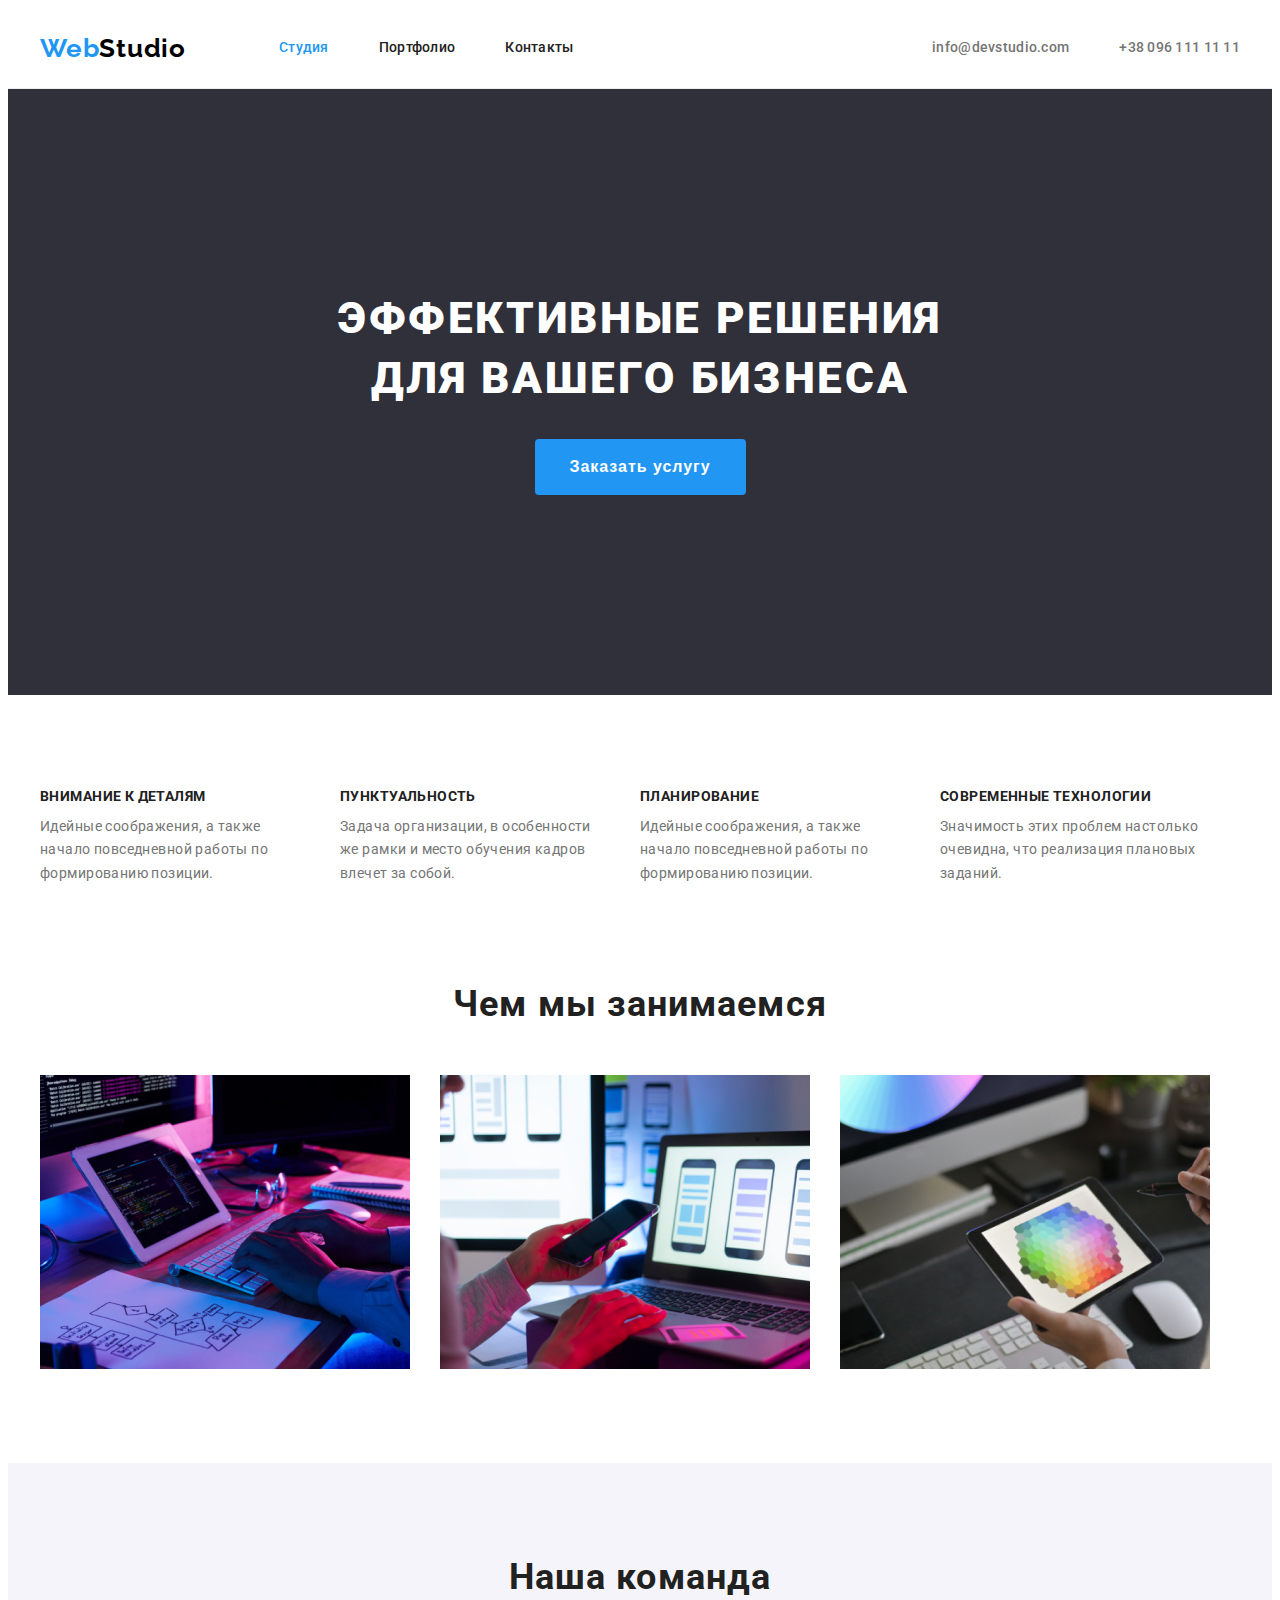
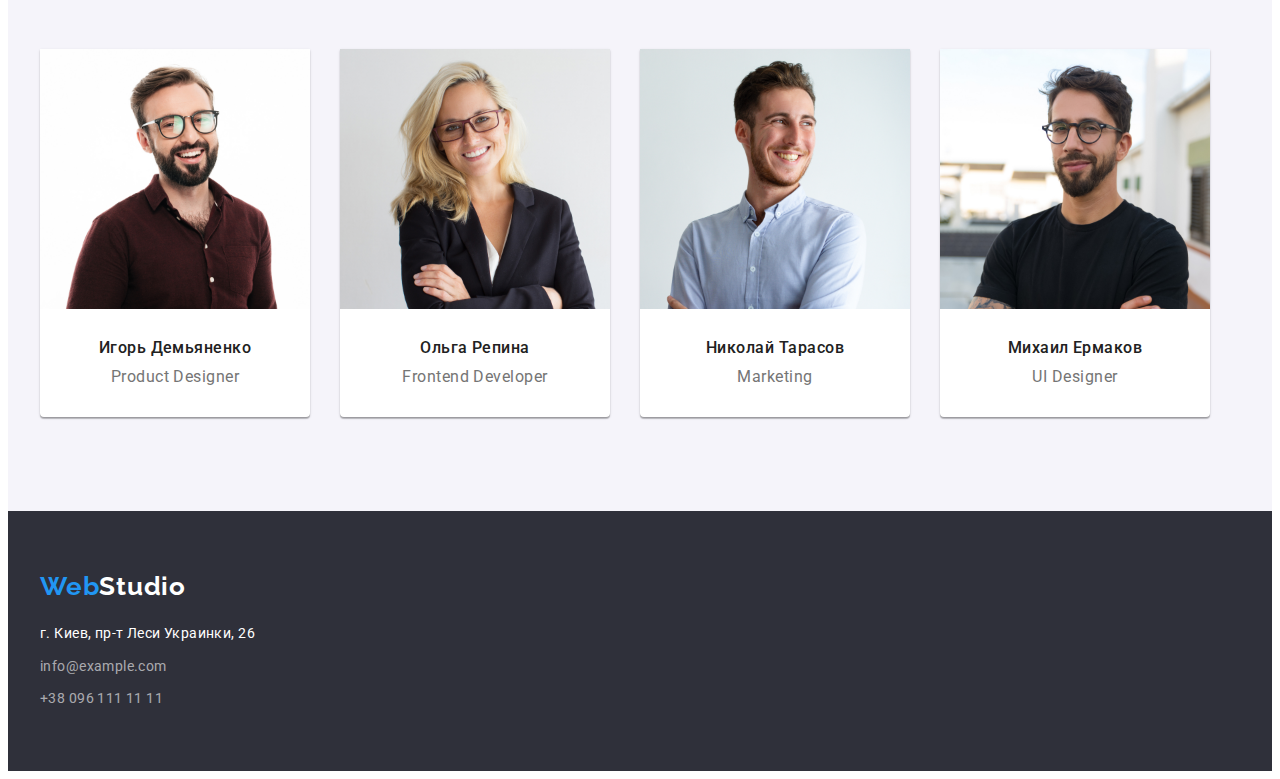
<file: index.html>
<!DOCTYPE html>
<html lang="ru">
<head>
    <meta charset="UTF-8">
    <meta http-equiv="X-UA-Compatible" content="IE=edge">
    <meta name="viewport" content="width=device-width, initial-scale=1.0">
    <link rel="stylesheet" href="https://cdnjs.cloudflare.com/ajax/libs/modern-normalize/1.1.0/modern-normalize.min.css"
        integrity="sha512-wpPYUAdjBVSE4KJnH1VR1HeZfpl1ub8YT/NKx4PuQ5NmX2tKuGu6U/JRp5y+Y8XG2tV+wKQpNHVUX03MfMFn9Q=="
        crossorigin="anonymous" referrerpolicy="no-referrer" />
    <link rel="preconnect" href="https://fonts.googleapis.com">
    <link rel="preconnect" href="https://fonts.gstatic.com" crossorigin>
    <link href="https://fonts.googleapis.com/css2?family=Raleway:wght@700&family=Roboto:wght@400;500;700;900&display=swap"
        rel="stylesheet">
    <link rel="stylesheet" href="./css/styles.css">
    <title>WebStudio</title>
</head>
<body class="body">
<header class="page-header">
    <div class="container header-container">
        <a class="link link-logo" href="#" lang="en">Web<span class="link-logo-black">Studio</span></a>
        <nav>
            <ul class="list nav-container">
                <li class="nav-item">
                    <a class="link curent menu-nav" href="./index.html">Студия</a>
                </li>
                <li class="nav-item">
                    <a class="link menu-nav" href="./portfolio.html">Портфолио</a>
                </li>
                <li class="nav-item">
                    <a class="link menu-nav" href="#">Контакты</a>
                </li>
            </ul>
        </nav>   
            <ul class="list contact-container">
                <li class="header-mail">
                    <a class="link mail" href="mailto:info@devstudio.com">info@devstudio.com</a>
                </li>
                <li>
                    <a class="link tel" href="tel:+380961111111">+38 096 111 11 11</a>
                </li>
            </ul>
    </div>
</header>
        <!--Главная-->
    <main>
        <section class="main-section">
            <div class="container">
                <h1 class="main-title">Эффективные решения для вашего бизнеса</h1>
                <button class="main-button" type="button">Заказать услугу</button>
            </div>           
        </section>
        <!--Приемущества-->
        <section class="skills-section">
            <div class="container">
            <ul class="list skills-container">
                <li class="skills-item">
                    <h3 class="title-skills">Внимание к деталям</h3>
                    <p class="skills">Идейные соображения, а также начало повседневной работы по формированию позиции.</p>
                </li>
                <li class="skills-item">
                    <h3 class="title-skills">Пунктуальность</h3>
                    <p class="skills">Задача организации, в особенности же рамки и место обучения кадров влечет за собой.</p>
                </li>
                <li class="skills-item">
                    <h3 class="title-skills">Планирование</h3>
                    <p class="skills">Идейные соображения, а также начало повседневной работы по формированию позиции.</p>
                </li>
                <li class="skills-item">
                    <h3 class="title-skills">Современные технологии</h3>
                    <p class="skills">Значимость этих проблем настолько очевидна, что реализация плановых заданий.</p>
                </li>
            </ul>
        </div>
            
        </section>
        <!--Деятельность-->
        <section class="work-section">
            <div class="container">
                <h2 class="work-title">Чем мы занимаемся</h2>
            <ul class="list work-container">
                <li class="work-card">
                    <img src="./html/images/website.jpg" alt="Разработка дизайна сайта" width="370" height="294">
                </li>
                <li class="work-card">
                    <img src="./html/images/app.jpg" alt="Разработка мобильного приложения" width="370" height="294">
                </li>
                <li class="work-card">
                    <img src="./html/images/tab.jpg" alt="Планшет с палитрой цветов" width="370" height="294">
                </li>
            </ul>
        </div>      
        </section>
        <!--Наша команда-->
        <section class="team-seaction">
            <div class="container">
                <h2 class="title-team">Наша команда</h2>
                
                    <ul class="list team-container">
                    <li class="team-img">
                        <img src="./html/images/team/igor-demyanenko.jpg" alt="Изображение дизайнера" width="270" height="260">
                        <div class="div-img">
                            <h3 class="title-team-img">Игорь Демьяненко</h3>
                            <p class="desc-team-img">Product Designer</p>
                        </div>   
                    </li>
                    <li class="team-img">
                        <img src="./html/images/team/olga-repina.jpg" alt="Изображение разработчика" width="270" height="260">
                        <div class="div-img">
                            <h3 class="title-team-img">Ольга Репина</h3>
                            <p class="desc-team-img">Frontend Developer</p>
                        </div>
                    </li>
                    <li class="team-img">
                        <img src="./html/images/team/nic-tarasov.jpg" alt="Изображение маркетолога" width="270" height="260">
                        <div class="div-img">
                            <h3 class="title-team-img">Николай Тарасов</h3>
                            <p class="desc-team-img">Marketing</p>
                        </div>
                    </li>
                    <li class="team-img">
                        <img src="./html/images/team//mih-ermakov.jpg" alt="Изображение дизайнера интерфейса" width="270" height="260">
                        <div class="div-img">
                            <h3 class="title-team-img">Михаил Ермаков</h3>
                            <p class="desc-team-img">UI Designer</p>
                    </div>
                        
                    </li>
                </ul>   
        </div>   
        </section>
    </main>
    <!--Контактная информация-->
    <footer class="foter-section">
        <div class="container">
            <a class="link link-logo logo-footer" href="#" lang="en">Web<span class="link-logo-white">Studio</span></a>
            <address>
                <ul class="list">
                    <li class="list-footer">
                        <a class="link fotter-address" href="#" target="_blank" rel="noopener noreferrer">г. Киев, пр-т Леси
                                Украинки, 26</a>
                    </li>
                    <li class="list-footer">
                        <a class="link fotter-mail" href="mailto:info@example.com">info@example.com</a>
                    </li>
                    <li class="list-footer">
                        <a class="link fotter-tel" href="tel:+380961111111">+38 096 111 11 11</a>
                    </li>
                </ul>
            </address>        
    </div>       
    </footer>
</body>
</html>
</file>
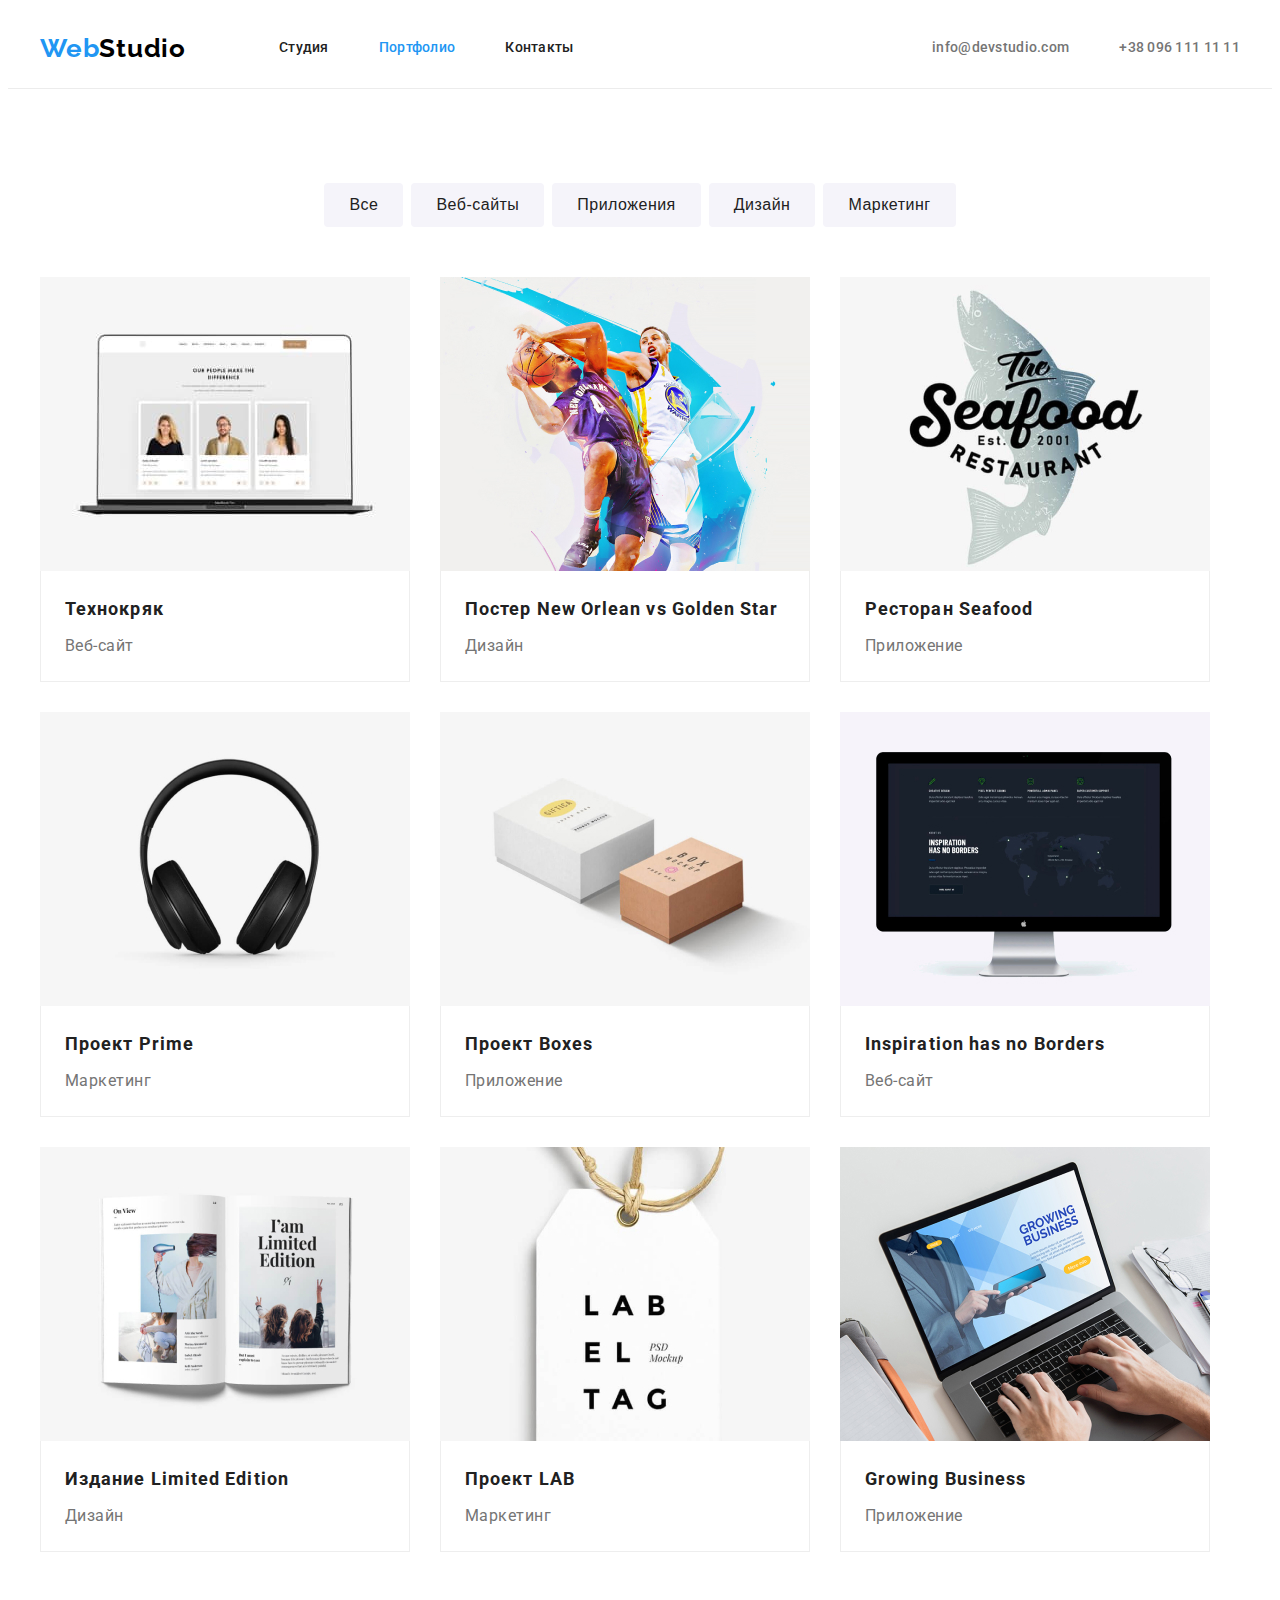
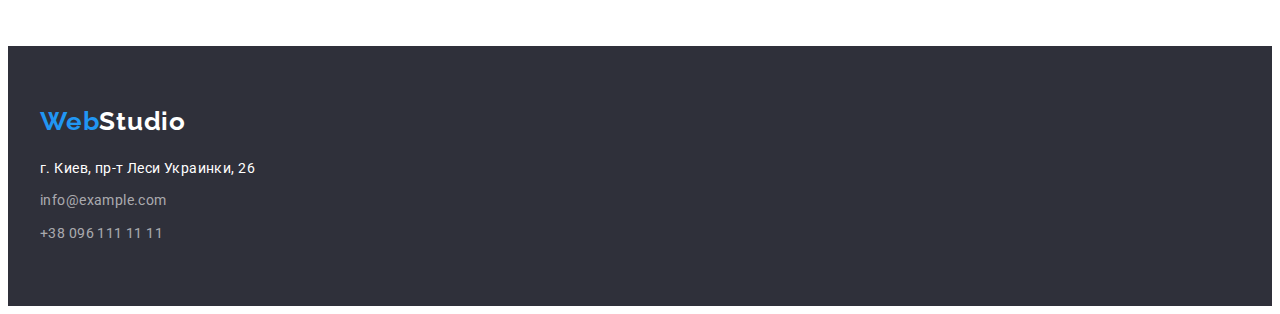
<file: portfolio.html>
<!DOCTYPE html>
<html lang="ru">
<head>
    <meta charset="UTF-8">
    <meta http-equiv="X-UA-Compatible" content="IE=edge">
    <meta name="viewport" content="width=device-width, initial-scale=1.0">
    <link rel="stylesheet" href="https://cdnjs.cloudflare.com/ajax/libs/modern-normalize/1.1.0/modern-normalize.min.css"
        integrity="sha512-wpPYUAdjBVSE4KJnH1VR1HeZfpl1ub8YT/NKx4PuQ5NmX2tKuGu6U/JRp5y+Y8XG2tV+wKQpNHVUX03MfMFn9Q=="
        crossorigin="anonymous" referrerpolicy="no-referrer" />
    <link rel="preconnect" href="https://fonts.googleapis.com">
    <link rel="preconnect" href="https://fonts.gstatic.com" crossorigin>
    <link href="https://fonts.googleapis.com/css2?family=Raleway:wght@700&family=Roboto:wght@400;500;700;900&display=swap"
        rel="stylesheet">
    <link rel="stylesheet" href="./css/styles.css">
    <title>Portfolio</title>
</head>
<body class="body">
    <header class="page-header portfolio-header">
        <div class="container header-container">
            <a class="link link-logo" href="#" lang="en">Web<span class="link-logo-black">Studio</span></a>
            <nav>
                <ul class="list nav-container">
                    <li class="nav-item">
                        <a class="link menu-nav" href="./index.html">Студия</a>
                    </li>
                    <li class="nav-item">
                        <a class="link curent menu-nav" href="./portfolio.html">Портфолио</a>
                    </li>
                    <li class="nav-item">
                        <a class="link menu-nav" href="#">Контакты</a>
                    </li>
                </ul>
            </nav>
            <ul class="list contact-container">
                <li class="header-mail">
                    <a class="link mail" href="mailto:info@devstudio.com">info@devstudio.com</a>
                </li>
                <li>
                    <a class="link tel" href="tel:+380961111111">+38 096 111 11 11</a>
                </li>
            </ul>
        </div>
    </header>
    <main>
        <!--Навигация-->
        <section class="btn-section">
            <div class="container">
                <ul class="list portfolio-button-container">
                    <li class=" portfolio-filter-button"><button class="filter-button" type="button">Все</button></li>
                    <li class=" portfolio-filter-button"><button class="filter-button" type="button">Веб-сайты</button></li>
                    <li class=" portfolio-filter-button"><button class="filter-button" type="button">Приложения</button></li>
                    <li class=" portfolio-filter-button"><button class="filter-button" type="button">Дизайн</button></li>
                    <li class=" portfolio-filter-button"><button class="filter-button" type="button">Маркетинг</button></li>
                </ul>
        <!--Проекты-->
            <ul class="list portfolio-projects-container">
                <li class="portfolio-projects-item">
                    <a class="link" href="#">
                        <img class="projects-img" src="./html/images/projects/1-web-tehnocryak.jpg" alt="Веб-сайт на ноутбуке"
                                    width="370">
                        <div class="div-projects">
                            <h2 class="title-projects">Технокряк</h2>
                            <p class="projects">Веб-сайт</p>
                        </div>               
                    </a>
                </li>
                <li class="portfolio-projects-item">
                    <a class="link" href="#">
                        <img class="projects-img" src="./html/images/projects/2-design-poster.jpg" alt="Постер игроков" width="370">
                        <div class="div-projects">
                        <h2 class="title-projects">Постер New Orlean vs Golden Star</h2>
                        <p class="projects">Дизайн</p>
                        </div>
                    </a>
                </li>
                <li class="portfolio-projects-item">
                    <a class="link" href="#">
                        <img class="projects-img" src="./html/images/projects/3-app-restaurant.jpg" alt="Логотип ресторана"
                                    width="370">
                        <div class="div-projects">
                        <h2 class="title-projects">Ресторан Seafood</h2>
                        <p class="projects">Приложение</p>
                        </div>
                    </a>
                </li>
                <li class="portfolio-projects-item">
                    <a class="link" href="#">
                        <img class="projects-img" src="./html/images/projects/4-marketing-project-prime.jpg" alt="Наушники"
                                    width="370">
                        <div class="div-projects">
                        <h2 class="title-projects">Проект Prime</h2>
                        <p class="projects">Маркетинг</p>
                        </div>
                    </a>
                </li>
                <li class="portfolio-projects-item">
                    <a class="link" href="#">
                        <img class="projects-img" src="./html/images/projects/5-app-project-box.jpg" alt="Коробки" width="370">
                        <div class="div-projects">
                        <h2 class="title-projects">Проект Boxes</h2>
                        <p class="projects">Приложение</p>
                        </div>
                        </a>
                        </li>
                <li class="portfolio-projects-item">
                    <a class="link" href="#">
                        <img class="projects-img" src="./html/images/projects/6-web-inspiration.jpg" alt="Веб-сайт на мониторе"
                                    width="370">
                        <div class="div-projects">
                        <h2 class="title-projects">Inspiration has no Borders</h2>
                        <p class="projects">Веб-сайт</p>
                        </div>
                    </a>
                </li>
                <li class="portfolio-projects-item">
                    <a class="link" href="#">
                        <img class="projects-img" src="./html/images/projects/7-design-edition.jpg" alt="Книга" width="370">
                        <div class="div-projects">
                        <h2 class="title-projects">Издание Limited Edition</h2>
                        <p class="projects">Дизайн</p>
                        </div>
                    </a>
                </li>
                <li class="portfolio-projects-item">
                    <a class="link" href="#">
                        <img class="projects-img" src="./html/images/projects/8-marketing-project-lab.jpg" alt="Бирка" width="370">
                        <div class="div-projects">
                        <h2 class="title-projects">Проект LAB</h2>
                        <p class="projects">Маркетинг</p>
                        </div>
                    </a>
                </li>
                <li class="portfolio-projects-item">
                    <a class="link" href="#">
                        <img class="projects-img" src="./html/images/projects/9-app-project-growbis.jpg"
                                    alt="Приложение на ноутбуке" width="370">
                        <div class="div-projects">
                        <h2 class="title-projects">Growing Business</h2>
                        <p class="projects">Приложение</p>
                        </div>
                    </a>
                </li>
            </ul>
        </div>

        </section>
    </main>
<!--Контактная информация-->
<footer class="foter-section">
    <div class="container">
        <a class="link link-logo logo-footer" href="#" lang="en">Web<span class="link-logo-white">Studio</span></a>
        <address>
            <ul class="list">
                <li class="list-footer">
                    <a class="link fotter-address" href="#" target="_blank" rel="noopener noreferrer">г. Киев, пр-т Леси
                        Украинки, 26</a>
                </li>
                <li class="list-footer">
                    <a class="link fotter-mail" href="mailto:info@example.com">info@example.com</a>
                </li>
                <li class="list-footer">
                    <a class="link fotter-tel" href="tel:+380961111111">+38 096 111 11 11</a>
                </li>
            </ul>
        </address>
    </div>
</footer>
</body>
</html>
</file>
<file: css/styles.css>
:root {
    --hightlight-color: #2196F3;
    --second-hightlight-color: #FFFFFF;
    --description-color: #757575;
    --title-color: #212121;
}
h1,
h2,
h3,
h4,
h5,
h6,
p {
    margin-top: 0;
    margin-bottom: 0;
}

ul,
ol {
    margin-top: 0;
    margin-bottom: 0;
    padding-left: 0;
}

img {
    display: block;
}
.list {
    list-style: none;
}
.link {
    text-decoration: none;
}
.link:hover,
.link:focus {
    color: var(--hightlight-color);   
}
.main-button:hover,
.main-button:focus {
    background-color: #188CE8;
}
.curent.menu-nav {
    color: var(--hightlight-color);
}
body {
    font-family: 'Roboto', sans-serif;
    font-style: normal;
    color: var(--title-color);
}
.container {
    width: 1200px;
    padding-left: 15px;
    padding-right: 15px;
    margin-left: auto;
    margin-right: auto;

    

}
/*===HEADER===*/
.page-header {
    border-bottom: 1px solid #ECECEC;
}
.header-container {
    display: flex;
    align-items: center;
}
.nav-container {
    display: flex;
}
.contact-container {
    display: flex;
    margin-left: auto;
}
.nav-item:not(:last-child) {
    margin-right: 50px;
}
.link-logo {
    font-family: 'Raleway', sans-serif;
    font-weight: 700;
    font-size: 26px;
    line-height: 1.19;
    letter-spacing: 0.03em;
    color: #2196F3;
    /*text-shadow: 0px 4px 4px rgba(0, 0, 0, 0.25);*/
    
    display: block;
    margin-right: 93px;
}
.link-logo-black {
    font-family: 'Raleway', sans-serif;
    font-weight: 700;
    font-size: 26px;
    line-height: 1.19;
    letter-spacing: 0.03em;
    color: #000000;
    /*text-shadow: 0px 4px 4px rgba(0, 0, 0, 0.25);*/
}
.link-logo-white {
    font-family: 'Raleway';
    font-weight: 700;
    font-size: 26px;
    line-height: 1.19;
    letter-spacing: 0.03em;
    color: #FFFFFF;
}
.menu-nav {
    font-weight: 500;
    font-size: 14px;
    line-height: 1.14;
    letter-spacing: 0.02em;
    color: var(--title-color);
    
    display: block;
    padding-top: 32px;
    padding-bottom: 32px;

}
.header-mail {
    margin-right: 50px;
}
.mail {
    font-weight: 500;
    font-size: 14px;
    line-height: 1.14;
    letter-spacing: 0.02em;
    color: #757575;

    display: block;
    
}

.tel {
    font-weight: 500;
    font-size: 14px;
    line-height: 1.14;
    letter-spacing: 0.02em;
    color: #757575;

    display: block;   
}
/*===/HEADER===*/

/*===Главная===*/
.main-section {
    background: #2F303A;
    padding: 200px 0;
}
.main-title {
    font-weight: 900;
    font-size: 44px;
    line-height: 1.36;
    text-align: center;
    letter-spacing: 0.06em;
    text-transform: uppercase;
    color: var(--second-hightlight-color);
    margin: 0 auto 30px;
    max-width: 696px;
}
.main-button {
    font-weight: 700;
    font-size: 16px;
    line-height: 1.87;
    text-align: center;
    letter-spacing: 0.06em;
    color: var(--second-hightlight-color);
    background-color: var(--hightlight-color);
    cursor: pointer;
    min-width: 200px;
    min-height: 50px;

    padding: 10px 32px;
    border: solid var(--hightlight-color);
    border-radius: 4px;
    
    display: flex;
    justify-content: center;
    margin: 0 auto;
}
/*===/Главная==*/

/*===Приемущества===*/
.skills-section {
    padding-top: 94px;
    padding-bottom: 94px;
}
.skills-container {
    display: flex;
    
}
.title-skills {
    font-weight: 700;
    font-size: 14px;
    line-height: 1.14;
    letter-spacing: 0.03em;
    text-transform: uppercase;
    width: 270px;
    height: 16px;
    margin-bottom: 10px;
}
.skills {
    font-size: 14px;
    line-height: 1.71;
    letter-spacing: 0.03em;
    color: var(--description-color);
    width: 270px;
    height: 75px;
}
.skills-item:not(:last-child) {
    margin-right: 30px;
}
/*===/Приемущества===*/

/*===Деятельность===*/
.work-title {
    font-weight: 700;
    font-size: 36px;
    line-height: 1.16;
    text-align: center;
    letter-spacing: 0.03em;
    margin-bottom: 50px;
}
.work-section {
    padding-bottom: 94px;
}
.work-container {
    display: flex;
        
}
.work-card:not(:last-child) {
    margin-right: 30px;
}
/*===/Деятельность===*/

/*===Наша команда===*/
.team-seaction {
    background: #F5F4FA;
    padding-top: 94px;
    padding-bottom: 94px;
}
.team-container {
    display: flex;
    margin-top: 50px;

}
.title-team {
    font-weight: 700;
    font-size: 36px;
    line-height: 1.16;
    text-align: center;
    letter-spacing: 0.03em;

    
}

.div-img {
    padding: 30px 10px;
    
}
.title-team-img {
    font-weight: 500;
    font-size: 16px;
    line-height: 1.18;
    text-align: center;
    letter-spacing: 0.03em;
    margin-bottom: 10px;
}
.team-img:not(:last-child) {
    margin-right: 30px;
}
.team-img {
    background: #FFFFFF;
    box-shadow: 0px 1px 3px rgba(0, 0, 0, 0.12), 0px 1px 1px rgba(0, 0, 0, 0.14), 0px 2px 1px rgba(0, 0, 0, 0.2);
    border-radius: 0px 0px 4px 4px;
}
.desc-team-img {
    font-size: 16px;
    line-height: 1.18;
    text-align: center;
    letter-spacing: 0.03em;
    color: var(--description-color);
}
/*===/Наша команда===*/

/*===Footer===*/
.foter-section {
    background: #2F303A;
    padding: 60px 0;
}
.logo-footer {
    margin-bottom: 20px;
}
.list-footer:not(:last-child) {
    margin-bottom: 9px;
}
.fotter-address {
    font-size: 14px;
    line-height: 1.7;
    letter-spacing: 0.03em;
    color: #FFFFFF;
    font-style: normal;
}
.fotter-mail {
    font-size: 14px;
    line-height: 1.7;
    letter-spacing: 0.03em;
    color: rgba(255, 255, 255, 0.6);
    font-style: normal;
}
.fotter-tel {
    font-size: 14px;
    line-height: 1.7;
    letter-spacing: 0.03em;
    color: rgba(255, 255, 255, 0.6);
    font-style: normal;
}
/*===/Footer===*/


/*===PORTFOLIO===*/
/*===Навигация===*/
.btn-section {
    padding-top: 94px;
    padding-bottom: 94px;
}
.filter-button {
    font-style: normal;
    font-weight: 500;
    font-size: 16px;
    line-height: 1.62;
    text-align: center;
    letter-spacing: 0.03em;
    color: var(--title-color);
    background-color: #F5F4FA;
    cursor: pointer;

    padding: 6px 22px;
    border: solid #F5F4FA;
    border-radius: 4px;
    
}

.portfolio-button-container {
    display: flex;
    justify-content: center;
    margin-bottom: 50px;
}
.portfolio-filter-button:not(:last-child) {
    margin-right: 8px;
}
.filter-button:hover,
.filter-button:focus {
    background-color: var(--hightlight-color);
    color: var(--second-hightlight-color);
    border: solid var(--hightlight-color);
    border-radius: 4px;
}
/*===Проекты===*/
.title-projects {
    font-weight: 700;
    font-size: 18px;
    line-height: 2;
    letter-spacing: 0.06em;
    color: var(--title-color);
    margin-bottom: 4px;
}
.projects {
font-size: 16px;
line-height: 1.87;
letter-spacing: 0.03em;
color: var(--description-color);
}
.portfolio-projects-container {
    display: flex;
    flex-wrap: wrap;
    margin: auto;
    
}
.portfolio-projects-item {
    margin-bottom: 30px;
    background: #FFFFFF;
    
}
/*.portfolio-projects-item:not(:nth-child(6n)) {
    margin-bottom: 0;
}*/
.portfolio-projects-container .portfolio-projects-item:not(:nth-last-child(n + 4)) {
    margin-bottom: 0;
}
.portfolio-projects-item:not(:nth-child(3n)) {
    margin-right: 30px;
}
.div-projects {
    padding: 20px 24px;

    border-left: 1px solid #EEEEEE;
    border-right: 1px solid #EEEEEE;
    border-bottom: 1px solid #EEEEEE;
}
</file>
